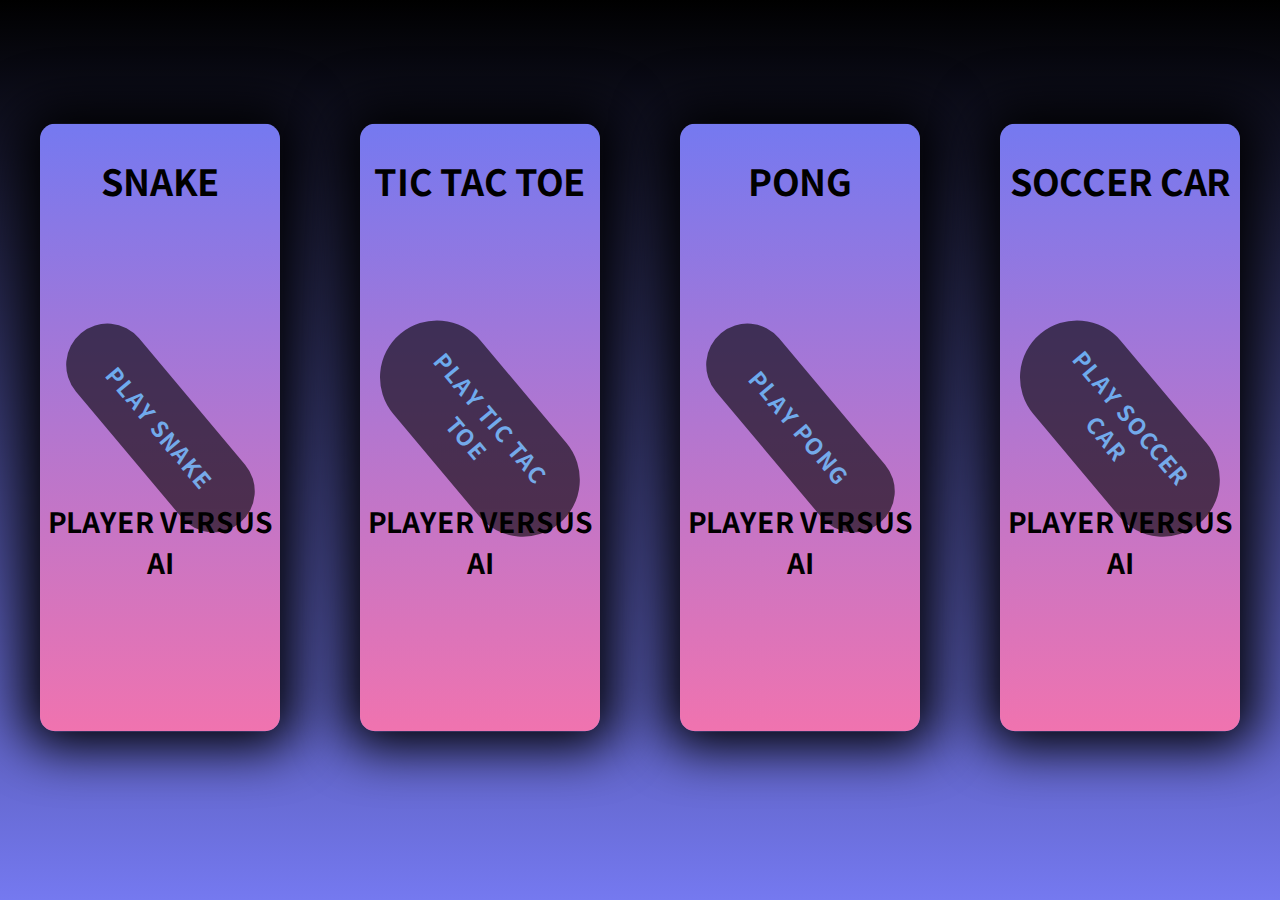
<file: index.html>
<html>

<head>
  <title>Welcome! Play Web AI Games</title> <!-- Tab Title -->
  <link rel="preconnect" href="https://fonts.gstatic.com"> <!-- Google Font Api -->
  <link href="https://fonts.googleapis.com/css2?family=Noto+Sans+KR:wght@300&display=swap" rel="stylesheet">
  <!-- Noto Sans KR Google Font API -->
  <link rel="stylesheet" type="text/css" href="stylesheet.css"> <!-- Connect with CSS file -->
</head>

<body>
  <div class="fourColumns"> <!-- Third Column div -->
    <div class="mainDiv"> <!-- Main div Of Column -->
      <div class="spanDiv"> <!-- div That Has The Span Into It -->
        <span>
          <h2>Snake</h2>
          <h3>Player Versus AI</h3>
        </span> <!-- Span, H3 And H2 -->
      </div>
      <div class="intoSpanDiv"> <!-- div That Has The Button Into It -->
        <button onclick="window.open('Snake AI/index.html', '_self');">Play Snake</button> <!-- Button Play Snake -->
      </div>
    </div>
  </div>

  <div class="fourColumns"> <!-- Fourth Column div -->
    <div class="mainDiv"> <!-- Main div Of Column -->
      <div class="spanDiv"> <!-- div That Has The Span Into It -->
        <span>
          <h2>Tic Tac Toe</h2>
          <h3>Player Versus AI</h3>
        </span> <!-- Span, H3 And H2 -->
      </div>
      <div class="intoSpanDiv"> <!-- div That Has The Button Into It -->
        <button onclick="window.open('Tic Tac Toe AI/index.html', '_self');">Play Tic Tac Toe</button>
        <!-- Button Play Tic Tac Toe -->
      </div>
    </div>
  </div>

  <div class="fourColumns"> <!-- First Column div -->
    <div class="mainDiv"> <!-- Main div Of Column -->
      <div class="spanDiv"> <!-- div That Has The Span Into It -->
        <span>
          <h2>Pong</h2>
          <h3>Player Versus AI</h3>
        </span> <!-- Span, H3 And H2 -->
      </div>
      <div class="intoSpanDiv"> <!-- div That Has The Button Into It -->
        <button onclick="window.open('Pong AI/index.html', '_self');">Play Pong</button> <!-- Button Play Pong -->
      </div>
    </div>
  </div>

  <div class="fourColumns"> <!-- Second Column div -->
    <div class="mainDiv"> <!-- Main div Of Column -->
      <div class="spanDiv"> <!-- div That Has The Span Into It -->
        <span>
          <h2>Soccer Car</h2>
          <h3>Player Versus AI</h3>
        </span> <!-- Span, H3 And H2 -->
      </div>
      <div class="intoSpanDiv"> <!-- div That Has The Button Into It -->
        <button onclick="window.open('Soccer Car AI/index.html', '_self');">Play Soccer Car</button>
        <!-- Button Play Soccer Car -->
      </div>
    </div>
  </div>
</body>

</html>
</file>
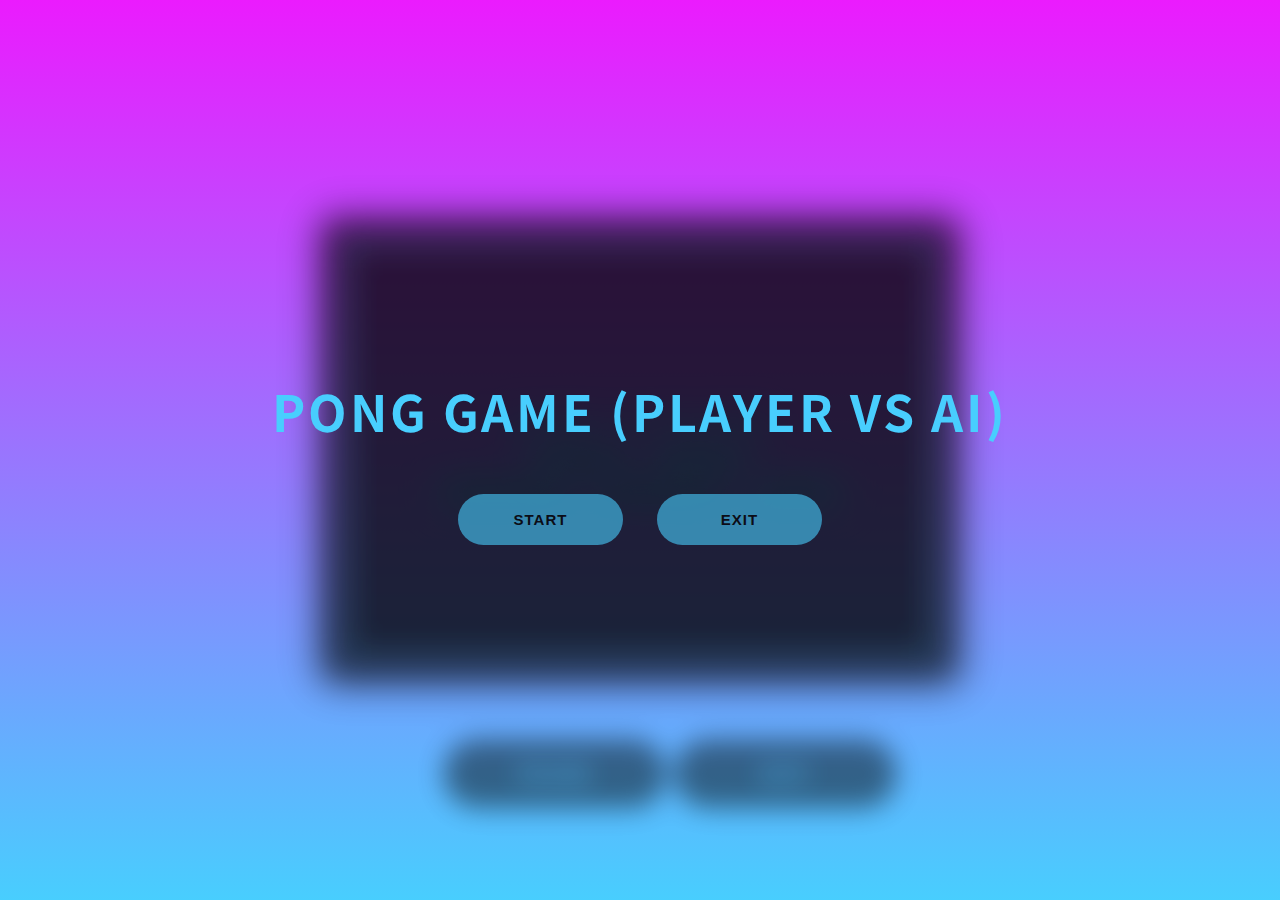
<file: Pong AI/index.html>
<html>
    <head>
        <title>Pong AI</title> <!-- Tab Title -->
        <link rel="preconnect" href="https://fonts.gstatic.com"> <!-- Google Font Api -->
        <link href="https://fonts.googleapis.com/css2?family=Noto+Sans+KR:wght@300&display=swap" rel="stylesheet"> <!-- Noto Sans KR Google Font API -->
        <link rel="stylesheet" href="stylesheet.css"> <!-- Connect with CSS file -->
    </head>
    <body>
        <div id="main"> <!-- Page main div -->
            <div id="startPopUp"> <!-- Start Menu div -->
                <h1>Pong Game (Player vs AI)</h1> <!-- Start Menu Title-->
                <button id="startButton">Start</button> <!-- Start Menu "Start" Button-->
                <button onclick="window.open('../index.html', '_self');">Exit</button> <!-- Exit Button-->
            </div>
            <div id="pausePopUp"> <!-- Pause Menu div-->
                <h1>Game is Paused</h1> <!-- Pause Menu Title-->
                <button id="firstButton">Continue The Game</button> <!-- Pause Menu "Continue" Button-->
                <button id="secondButton">Restart The Game</button> <!-- Pause Menu "Restart" Button-->
                <button onclick="window.open('../index.html', '_self');">Exit</button> <!-- Exit Button-->
            </div>
            <div id="gameoverPopUp"> <!-- Game Over Menu div-->
                <h1 id="message"></h1> <!-- Game Over Menu Title-->
                <button id="tryagainButton">Try again</button> <!-- Game Over Menu "Try Again" Button-->
                <button onclick="window.open('../index.html', '_self');">Exit</button> <!-- Exit Button-->
            </div>
            <div id="game"> <!-- Game Menu div-->
                <button id="PauseButton">Pause</button> <!-- Pause Menu "Pause" Button-->
                <button id="ExitButton" onclick="window.open('../index.html', '_self');">Exit</button> <!-- Exit Button-->
                <canvas id="ponggameCanvas" width="800" height="500"></canvas> <!-- Game Create Canvas-->
            </div>
        </div>
        <script  src="ai.js"></script> <!-- Connect with JavaScript File for the configuration and the AI-->
    </body>
</html>
</file>
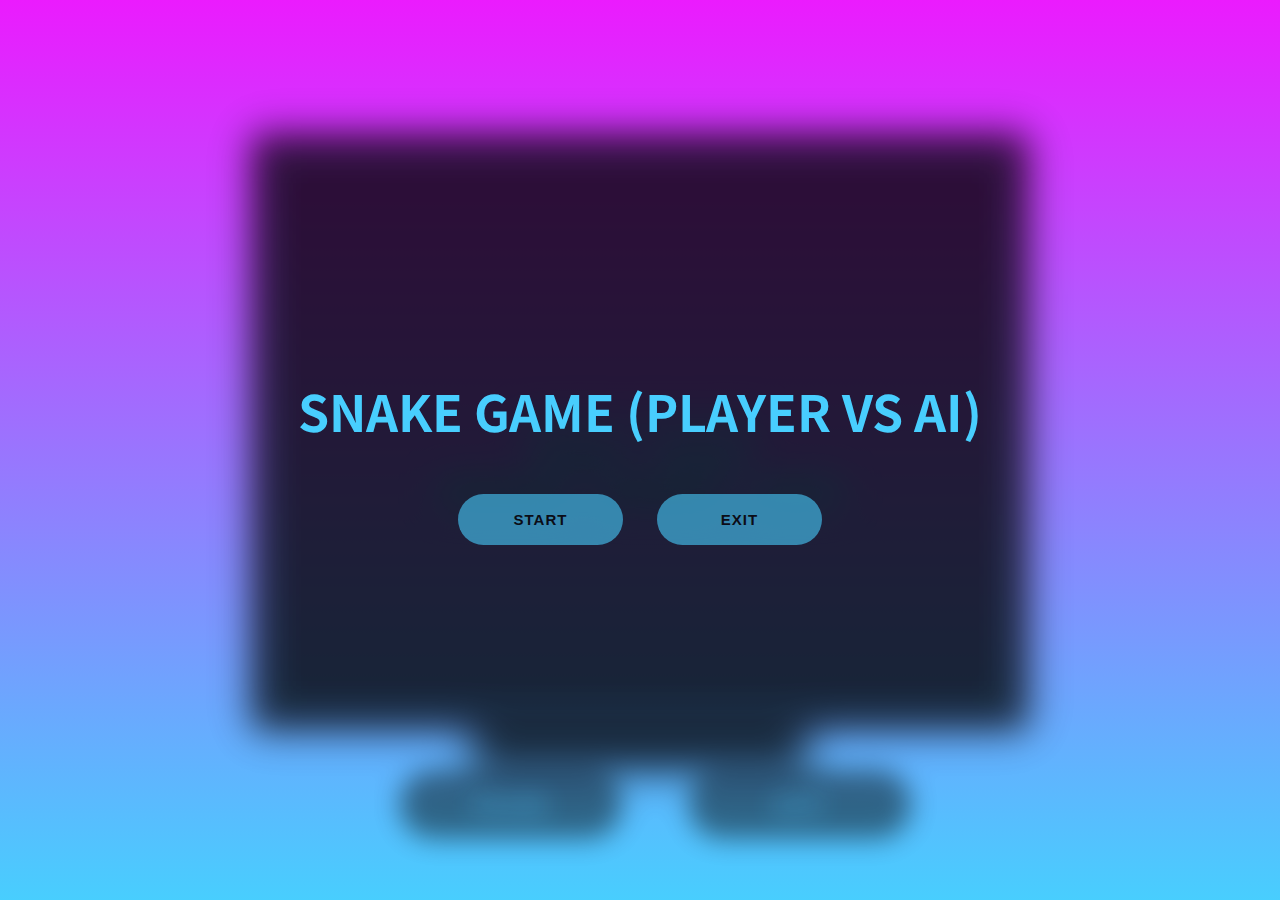
<file: Snake AI/index.html>
<html>
<head>
  <title>Snake AI</title> <!-- Tab Title -->
  <link rel="preconnect" href="https://fonts.gstatic.com"> <!-- Google Font Api -->
  <link href="https://fonts.googleapis.com/css2?family=Noto+Sans+KR:wght@300&display=swap" rel="stylesheet"> <!-- Noto Sans KR Google Font API -->
  <link rel="stylesheet" href="stylesheet.css"> <!-- Connect with CSS file -->
</head>
<body>
  <div id="main"> <!-- Page main div -->
    <div id="startPopUp"> <!-- Start Menu div -->
      <h1>Snake Game (Player vs AI)</h1> <!-- Start Menu Title-->
      <button id="startButton">Start</button> <!-- Start Menu "Start" Button-->
      <button onclick="window.open('../index.html', '_self');">Exit</button> <!-- Exit Button-->
  </div>
  <div id="pausePopUp"> <!-- Pause Menu div-->
      <h1>Game is Paused</h1> <!-- Pause Menu Title-->
      <button id="firstButton">Continue The Game</button> <!-- Pause Menu "Continue" Button-->
      <button id="secondButton">Restart The Game</button> <!-- Pause Menu "Restart" Button-->
      <button onclick="window.open('../index.html', '_self');">Exit</button> <!-- Exit Button-->
  </div>
  <div id="gameoverPopUp"> <!-- Game Over Menu div-->
      <h2 id="message"></h2> <!-- Game Over Menu Title-->
      <button id="tryagainButton">Try again</button> <!-- Game Over Menu "Try Again" Button-->
      <button onclick="window.open('../index.html', '_self');">Exit</button> <!-- Exit Button-->
  </div>
  <div id="game"> <!-- Game Menu div-->
    <button id="PauseButton">Pause</button> <!-- Pause Menu "Pause" Button-->
    <button id="ExitButton" onclick="window.open('../index.html', '_self');">Exit</button> <!-- Exit Button-->
      <canvas id="gameCanvas" width= 800px height= 600px></canvas> <!-- Game Create Canvas-->
      <div id="gameScore"></div> <!-- Game Score Board-->
  </div>
 </div>
  <script src='https://cdnjs.cloudflare.com/ajax/libs/jquery/3.3.1/jquery.min.js'></script> <!-- Jquery Library -->
  <script  src="ai.js"></script> <!-- Connect with JavaScript File for the configuration and the AI-->
</body>
</html>
</file>
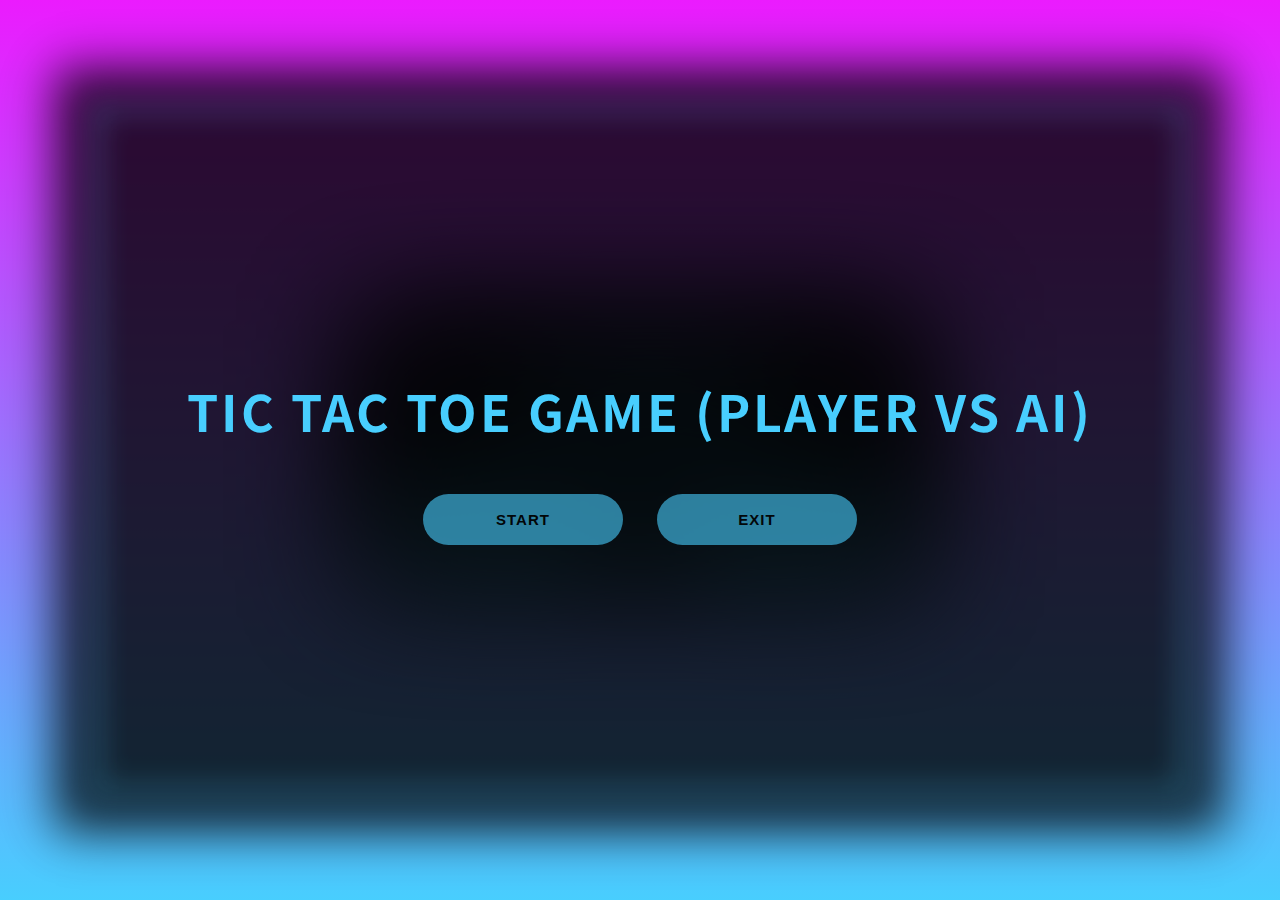
<file: Tic Tac Toe AI/index.html>
<html>
    <head>
        <title>Tic Tac Toe AI</title> <!-- Tab Title -->
        <link rel="preconnect" href="https://fonts.gstatic.com"> <!-- Google Font Api -->
        <link href="https://fonts.googleapis.com/css2?family=Noto+Sans+KR:wght@300&display=swap" rel="stylesheet"> <!-- Noto Sans KR Google Font API -->
        <link rel="stylesheet" href="stylesheet.css"> <!-- Connect with CSS file -->
    </head>
    <body>
        <div id="main"> <!-- Page main div -->
            <div id="startPopUp"> <!-- Start Menu div -->
                <h1>Tic Tac Toe Game (Player vs AI)</h1> <!-- Start Menu Title-->
                <button id="startButton">Start</button> <!-- Start Menu "Start" Button-->
                <button onclick="window.open('../index.html', '_self');">Exit</button> <!-- Exit Button-->
            </div>
            <div id="tie"> <!-- Tie div -->
                <h1>Tie!</h1> <!-- Tie Menu Title-->
                <button id="tieButton">Play Again</button> <!-- Tie Menu Button-->
                <button onclick="window.open('../index.html', '_self');">Exit</button> <!-- Exit Button-->
            </div>
            <div id="player"> <!-- Player div -->
                <h1>Player Won!</h1> <!-- Player Menu Title-->
                <button id="playerButton">Play Again</button> <!-- Player Menu Button-->
                <button onclick="window.open('../index.html', '_self');">Exit</button> <!-- Exit Button-->
            </div>
            <div id="ai"> <!-- AI div -->
                <h1>AI Won!</h1> <!-- AI Menu Title-->
                <button id="aiButton">Play Again</button> <!-- AI Menu Button-->
                <button onclick="window.open('../index.html', '_self');">Exit</button> <!-- Exit Button-->
            </div>
            <div id="game"> <!-- Game Menu div-->
                <canvas id="tictactoeCanvas" width="800" height="500"></canvas> <!-- Game Create Canvas-->
            </div>
        </div>
        <script  src="ai.js"></script> <!-- Connect with JavaScript File for the configuration and the AI-->
    </body>
</html>
</file>
<file: stylesheet.css>
html, body
{
  background: -webkit-linear-gradient(90deg,  rgb(117, 121, 240) 0%, rgb(0, 0, 0) 100%); /* Body Background Color */
  cursor: not-allowed; /* Set Cursor To not-allowed */
  padding: 0; /* Body Padding */
  margin: 0; /* Body Margin */
}

.fourColumns /* fourColumns Class Configuration */
{
  height: 100%; /* Column Height */
  width: 25%; /* Column Width */
  float: left; /* Column Align */
}

.mainDiv /* mainDiv Class Configuration */
{
  top: 25%; /* Distance From Top */
  height: 45%; /* Class Height */
  left: 25%; /* Distance From Left */
  width: 50%; /* Class Width */
  box-shadow: 0px 0px 35px 10px black; /* Set Glow-Shadow */
  position: relative; /* Class Position */
  overflow: hidden; /* Hide Everything Out Of div */
  border-radius: 10px; /* Class Border Radius */
  transform: scale(1.5); /* Set Transform Effect */
  transition: 0.7s ease-in-out; /* Set Transition Effect */
}

.mainDiv:hover /* mainDiv Class Configuration When Hover With Mouse */
{
  transform: scale(1.6); /* Set Transform Effect */
  transition: 0.7s ease-in-out; /* Set Transition Effect */
}

.mainDiv .spanDiv /* spanDiv Class Configuration */
{
  background: -webkit-linear-gradient(90deg, rgb(117, 121, 240) 0%, rgb(240, 115, 175) 100%); /* Class Background Color */
  height: 100%; /* Class Height */
  display: flex; /* Class Display */
  width: 100%; /* Class Width */
  position: absolute; /* Class Position */
}

.mainDiv .spanDiv > span /* span Of spanDiv Configuration */
{
  background: -webkit-linear-gradient(90deg, rgb(240, 115, 175) 0%, rgb(117, 121, 240) 100%); /* Span Background Color */
  height: 100%; /* Span Height */
  width: 100%; /* Span Width */
  transition: 0.7s ease-in-out; /* Set Transition Effect */
}

.mainDiv:hover .spanDiv > span /* span Of spanDiv Configuration When Hover With Mouse */
{
  transform: translateY(-100%); /* Set Transform Effect */
}

.intoSpanDiv /* intoSpanDiv Class Configuration */
{
  height: 100%; /* div Height */
  width: 100%; /* div Width */
  display: flex; /* div Display */
  align-items: center; /* div Align Items */
  font-family: 'Noto Sans Kr','sans-serif'; /* div Font Family */
  justify-content: center; /* div Set Content In Center */
  transform: translateY(100%); /* Set Transform Effect */
  transform: rotate(50deg); /* Set Transform Effect */
  transition: 0.7s ease-in-out; /* Set Transition Effect */
}

.mainDiv:hover .intoSpanDiv /* div Of mainDiv Configuration When Hover With Mouse */
{
  transform: translateY(0%); /* Set Transform Effect */
  transition: 0.5s; /* Set Transition Effect */
}

button /* Page Buttons Style */
{
  background-color: black; /* Buttons Background Color */
  border: 0; /* Buttons Set Border To 0 */
  margin: 15px; /* Buttons Margin */
  letter-spacing: 1px; /* Buttons Font Size */
  font-size: 15px; /* Buttons Font Size */
  transition: .3s; /* Buttons Transition Effect */
  min-width: 165px; /* Buttons Minimum Width  */
  cursor: pointer; /* Buttons Cursor When Hover With Mouse */
  border-radius: 100px; /* Buttons Border Radius */
  text-transform: uppercase; /* Buttons Set Text To Uppercase */
  padding: 17px 25px; /* Buttons Padding */
  font-weight: bold; /* Buttons Font Weight */
  outline: none; /* Buttons Set Outline To None */
  font-family: 'Noto Sans Kr','sans-serif'; /* Buttons Text Font Family */
  opacity: 0.6; /* Buttons Opacity Effect */
  color: rgb(72, 206, 254); /* Buttons Text Color */
  transition: 0.3s ease-in-out; /* Set Transition Effect */
}

button:hover /* Page Buttons Style When Hover With Mouse */
{
  box-shadow: 0 0 5px 5px black; /* Add Glow-Shadow When Hover */ 
  opacity: 1; /* Change Opacity From 0.6 To 1 When Hover */
  transform: scale(1.3); /* Button Hover Scale */
  transition: 0.5s ease-in-out; /* Set Transition Effect */
}

h3 /* Page H3 Style */
{
  text-align: center; /* H3 Text Align */
  text-transform: uppercase; /* H3 Set Text To Uppercase */
  font-family: 'Noto Sans Kr','sans-serif'; /* H3 Set Font Family */
  padding-top: 110%; /* H3 Padding From Top */
}

h2 /* Page H2 Style */
{
  text-align: center; /* H2 Text Align */
  text-transform: uppercase; /* H2 Set Text To Uppercase */
  font-family: 'Noto Sans Kr','sans-serif'; /* H2 Set Font Family */
  font-weight: bold; /* H2 Font Weight */
}
</file>
<file: Pong AI/stylesheet.css>
html, body 
{
  font-family: 'Noto Sans KR', sans-serif; /* Body Font */
  height: 100%; /* Body Height */
  width: 100%; /* Body Width */
  margin: 0; /* Body Margin */
  background: -webkit-linear-gradient(90deg, rgb(72, 206, 254) 0%, rgb(235, 27, 254)100%); /* Body Background Color */
}

#main /* Page Main Style */
{
  display: flex; /* Display */
  height: 100%; /* Height */
  width: 100%; /* Width */
  cursor: not-allowed; /* Set Cursor To not-allowed */
  justify-content: center; /* Set All Content In Center */
  align-items: center; /* Set All Items In Center */
}

#main > div /* Main div Style */
{
  filter: blur(30px); /* Set Blur Effect */
  transition: .2s; /* Set Transition Effect */
  text-align: center; /* Set Text In Center */
  transform: scale(.6); /* Set Transform Effect */
  position: fixed; /* Position */
}

#main > div.on /* Style When div Is On */
{
  transform: scale(1); /* Set Transform Effect*/
  filter: blur(0); /* Set Blur Effect */
  z-index: 1; /* Set Z Axis*/ 
}

#main > #game /* Game div Style */
{
  filter: blur(0); /* Set Blur Effect */
  transform: scale(1); /* Set Transform Effect */
}

#main > #game > #ponggameCanvas /* Canvas div Style */
{
  margin: auto; /* Set Margin */
  box-shadow: 0 0 30px 30px black; /* Set Glow-Shadow */
  border: 3px dashed rgb(72, 206, 254); /* Border Around Canvas */
  background: black; /* Set Background Color */
  width: 50%; /* Set Width */
}

#main > div.on ~ #game /* game div Style When div Is On */
{
  opacity: .78; /* Set Opacity Effect */
  filter: blur(15px); /* Set Blur Effect */
  transform: scale(.90); /* Set Transform Effect */
}

#ExitButton
{
  position: absolute; /* Exit Button Position */
  top: 120%; /* Exit Button Distance From Top */
  left: 55%; /* Exit Button Distance From Left */
  transform: scale(1.5); /* Set Transform Effect */
  background-color: rgb(0,0,0); /* Exit Button Background Color */
  color:rgb(72, 206, 254); /* Exit Button Background Color */
}

#ExitButton:hover /* Exit Button Style When Hover With Mouse */
{
  box-shadow: 0 0 5px 5px rgb(0,0,0); /* Add Glow-Shadow When Hover */ 
  opacity: 1; /* Change Opacity From 0.6 To 1 When Hover */
}

#PauseButton
{
  position: absolute; /* Pause Button Position */
  top: 120%; /* Pause Button Distance From Top */
  left: 35%; /* Pause Button Distance From Left */
  transform: scale(1.5); /* Set Transform Effect */
  background-color: rgb(0,0,0); /* Pause Button Background Color */
  color:rgb(72, 206, 254); /* Pause Button Background Color */
}

#PauseButton:hover /* Pause Button Style When Hover With Mouse */
{
  box-shadow: 0 0 5px 5px rgb(0,0,0); /* Add Glow-Shadow When Hover */ 
  opacity: 1; /* Change Opacity From 0.6 To 1 When Hover */
}

button /* Page Buttons Style */
{
  background-color: rgb(72, 206, 254); /* Buttons Background Color */
  border: 0; /* Buttons Set Border To 0 */
  margin: 15px; /* Buttons Margin */
  letter-spacing: 1px; /* Buttons Font Size */
  font-size: 15px; /* Buttons Font Size */
  transition: .2s; /* Buttons Transition Effect */
  min-width: 165px; /* Buttons Minimum Width  */
  cursor: pointer; /* Buttons Cursor When Hover With Mouse */
  border-radius: 100px; /* Buttons Border Radius */
  text-transform: uppercase; /* Buttons Set Text To Uppercase */
  padding: 17px 25px; /* Buttons Padding */
  font-weight: bold; /* Buttons Font Weight */
  outline: none; /* Buttons Set Outline To None */
  opacity: 0.60; /* Buttons Opacity Effect */
}

button:hover /* Page Buttons Style When Hover With Mouse */
{
  box-shadow: 0 0 5px 5px rgb(72, 206, 254); /* Add Glow-Shadow When Hover */ 
  opacity: 1; /* Change Opacity From 0.6 To 1 When Hover */
}

h1 /* Page H1 Style */
{
  letter-spacing: 3px; /* H1 Space Between Letters */
  color: rgb(72, 206, 254); /* H1 Color */
  text-transform: uppercase; /* H1 Set Text To Uppercase */
  font-size: 50px; /* H1 Font Size */
}
</file>
<file: Snake AI/stylesheet.css>
html, body 
{
  font-family: 'Noto Sans KR', sans-serif; /* Body Font */
  height: 100%; /* Body Height */
  width: 100%; /* Body Width */
  margin: 0; /* Body Margin */
  background: -webkit-linear-gradient(90deg, rgb(72, 206, 254) 0%, rgb(235, 27, 254) 100%); /* Body Background Color */
}

#main /* Page Main Style */
{
  height: 100%; /* Height */
  width: 100%; /* Width */
  cursor: not-allowed; /* Set Cursor To not-allowed */
  display: flex; /* Display */
  justify-content: center; /* Set All Content In Center */
  align-items: center; /* Set All Items In Center */
}

#main > div /* Main div Style */
{
  filter: blur(30px); /* Set Blur Effect */
  transition: .2s; /* Set Transition Effect */
  text-align: center; /* Set Text In Center */
  transform: scale(.6); /* Set Transform Effect */
  position: fixed; /* Position */
}

#main > div.on /* Style When div Is On */
{
  transform: scale(1); /* Set Transform Effect */
  filter: blur(0); /* Set Blur Effect */
  z-index: 1; /* Set Z Axis */ 
}

#main > #game /* Game div Style */
{
  filter: blur(0); /* Set Blur Effect */
  transform: scale(1); /* Set Transform Effect */
}

#main > #game > #gameCanvas /* gameCanvas div Style */
{
  box-shadow: 0 0 30px 30px black; /* Set Glow-Shadow */
  background: black; /* Body Background Color */
  border: 1px dashed rgb(72, 206, 254); /* Border Around Canvas */
  transform: scale(1); /* Set Transform Effect */
}

#main > div.on ~ #game /* game div Style When div Is On */
{
  opacity: .78; /* Set Opacity Effect */
  filter: blur(15px); /* Set Blur Effect */
  transform: scale(.90); /* Set Transform Effect */
}

#ExitButton
{
  position: absolute; /* Exit Button Position */
  top: 105%; /* Exit Button Distance From Top */
  left: 60%; /* Exit Button Distance From Left */
  transform: scale(1.5); /* Set Transform Effect */
  background-color: rgb(0,0,0); /* Exit Button Background Color */
  color:rgb(72, 206, 254); /* Exit Button Background Color */
}

#ExitButton:hover /* Exit Button Style When Hover With Mouse */
{
  box-shadow: 0 0 5px 5px rgb(0,0,0); /* Add Glow-Shadow When Hover */ 
  opacity: 1; /* Change Opacity From 0.6 To 1 When Hover */
}

#PauseButton
{
  position: absolute; /* Pause Button Position */
  top: 105%; /* Pause Button Distance From Top */
  left: 20%; /* Pause Button Distance From Left */
  transform: scale(1.5); /* Set Transform Effect */
  background-color: rgb(0,0,0); /* Pause Button Background Color */
  color:rgb(72, 206, 254); /* Pause Button Background Color */
}

#PauseButton:hover /* Pause Button Style When Hover With Mouse */
{
  box-shadow: 0 0 5px 5px rgb(0,0,0); /* Add Glow-Shadow When Hover */ 
  opacity: 1; /* Change Opacity From 0.6 To 1 When Hover */
}

#gameScore /* Info Board */
{ 
  background: black; /* Game Score Background Color */
  width: 100%; /* Game Score Width */
  max-width: 302px; /* Game Score Max Width */
  margin: 5% auto; /* Game Score Margin */
  text-transform: uppercase; /* Game Score Uppercase Text */
  box-shadow: 0 0 35px 35px black; /* Add Glow-Shadow */ 
  color: rgb(72, 206, 254); /* Game Score Text Color */
  border-radius: 5px; /* Border Radius */
  font-weight: bold; /* Game Score Text Weight */
  font-size: 25px; /* Game Score Text Size */
}

button /* Page Buttons Style */
{
  background-color: rgb(72, 206, 254); /* Buttons Background Color */
  border: 0; /* Buttons Set Border To 0 */
  margin: 15px; /* Buttons Margin */
  letter-spacing: 1px; /* Buttons Font Size */
  font-size: 15px; /* Buttons Font Size */
  transition: .2s; /* Buttons Transition Effect */
  min-width: 165px; /* Buttons Minimum Width  */
  cursor: pointer; /* Buttons Cursor When Hover With Mouse */
  border-radius: 100px; /* Buttons Border Radius */
  text-transform: uppercase; /* Buttons Set Text To Uppercase */
  padding: 17px 25px; /* Buttons Padding */
  font-weight: bold; /* Buttons Font Weight */
  outline: none; /* Buttons Set Outline To None */
  opacity: 0.60; /* Buttons Opacity Effect */
  color: black; /* Buttons Text Color */
}
  
button:hover /* Page Buttons Style When Hover With Mouse */
{
  box-shadow: 0 0 5px 5px rgb(72, 206, 254); /* Add Glow-Shadow When Hover */ 
  opacity: 1; /* Change Opacity From 0.6 To 1 When Hover */
}
  
h1 /* Page H1 Style */
{
  color: rgb(72, 206, 254); /* H1 Color */
  text-transform: uppercase; /* H1 Set Text To Uppercase */
  font-size: 50px; /* H1 Font Size */
}

h2 /* Page H2 Style */
{
  color: rgb(72, 206, 254); /* H1 Color */
  text-transform: uppercase; /* H1 Set Text To Uppercase */
  font-size: 38px; /* H1 Font Size */
}
</file>
<file: Tic Tac Toe AI/stylesheet.css>
html, body 
{
  background: -webkit-linear-gradient(90deg, rgb(72, 206, 254) 0%, rgb(235, 27, 254) 100%); /* Body Background Color */
  width: 100%; /* Body Width */
  height: 100%; /* Body Height */
  font-family: 'Noto Sans KR', sans-serif; /* Body Font */
  margin: 0; /* Body Margin */
}

#main /* Page Main Style */
{
  display: flex; /* Display */
  height: 100%; /* Height */
  width: 100%; /* Width */
  align-items: center; /* Set All Items In Center */
  justify-content: center; /* Set All Content In Center */
  cursor: not-allowed; /* Set Cursor To not-allowed */
}

#main > div /* Main div Style */
{
  filter: blur(50px); /* Set Blur Effect */
  transition: .2s; /* Set Transition Effect */
  position: fixed; /* Position */
  text-align: center; /* Set Text In center */
}

#main > div ~ #ai /* AI div Style */
{
  border-radius: 5%; /* AI Window Border - Radius */
  transform: scale(1.2); /* Set Scale Transform To AI Window */
  background: rgba(0, 0, 0, 0.6);
}

#main > div ~ #tie /* Tie div Style */
{
  border-radius: 5%; /* Tie Window Border - Radius */
  transform: scale(1.2); /* Set Scale Transform To Tie Window */
  background: rgba(0, 0, 0, 0.6);
}

#main > div ~ #player /* Player div Style */
{
  border-radius: 5%; /* Player Window Border - Radius */
  transform: scale(1.2); /* Set Scale Transform To Player Window */
  background: rgba(0, 0, 0, 0.6);
}

#main > div.on /* Style When div Is On */
{
  z-index: 1; /* Index Of div In Z Axis */
  filter: blur(0); /* Set Blur Effect to 0 */
  border-radius: 5%; /* div Border - Radius When div Is On */
}

#main > #game /* Game div Style */
{
  filter: blur(0); /* Set Blur Effect */
  transform: scale(1); /* Set Transform Effect*/
}

#main > #game > #tictactoeCanvas /* Canvas div Style */
{
  margin: auto; /* Canvas Margin */
  box-shadow: 0 0 30px 30px black; /* Set Glow-Shadow */
  border: 3px dashed rgb(72, 206, 254); /* Border Around Canvas */
  background: black; /* Set Background Color */
  transform: scale(1.5); /* Set Transform Effect */
}

#main > div.on ~ #game /* game div Style When div Is On */
{
  opacity: .80; /* Set Opacity Effect */
  filter: blur(15px); /* Set Blur Effect */
  transform: scale(.90); /* Set Transform Effect */
}

button /* Page Buttons Style */
{
  background-color: rgb(72, 206, 254); /* Button Background Color */
  color: black; /* Button Text Color */
  font-weight: bold; /* Buttons Font Weight */
  font-size: 15px; /* Buttons Font Size */
  text-transform: uppercase; /* Buttons Set Text to Uppercase */
  letter-spacing: 1px; /* Buttons Font Size */
  border-radius: 100px; /* Buttons Border Radius */
  border: 0; /* Buttons Set Border To 0 */
  outline: none; /* Buttons Set Outline To None */
  min-width: 200px; /* Buttons Minimum Width  */
  margin: 15px; /* Buttons Margin */
  padding: 17px 25px; /* Buttons Padding */
  transition: .2s; /* Buttons Transition Effect */
  opacity: 0.6; /* Buttons Opacity Effect */
  cursor: pointer; /* Buttons Cursor When Hover With Mouse */
}

button:hover /* Page Buttons Style When Hover With Mouse */
{
  opacity: 1; /* Change Opacity From 0.6 To 1 When Hover */
  box-shadow: 0 0 5px 5px rgb(72, 206, 254); /* Add Glow-Shadow When Hover */ 
}

h1 /* Page H1 Style */
{
  color: rgb(72, 206, 254); /* H1 Color */
  font-size: 50px; /* H1 Font Size */
  letter-spacing: 3px; /* H1 Space Between Letters */
  text-transform: uppercase; /* H1 Set Text To Uppercase */
}
</file>
